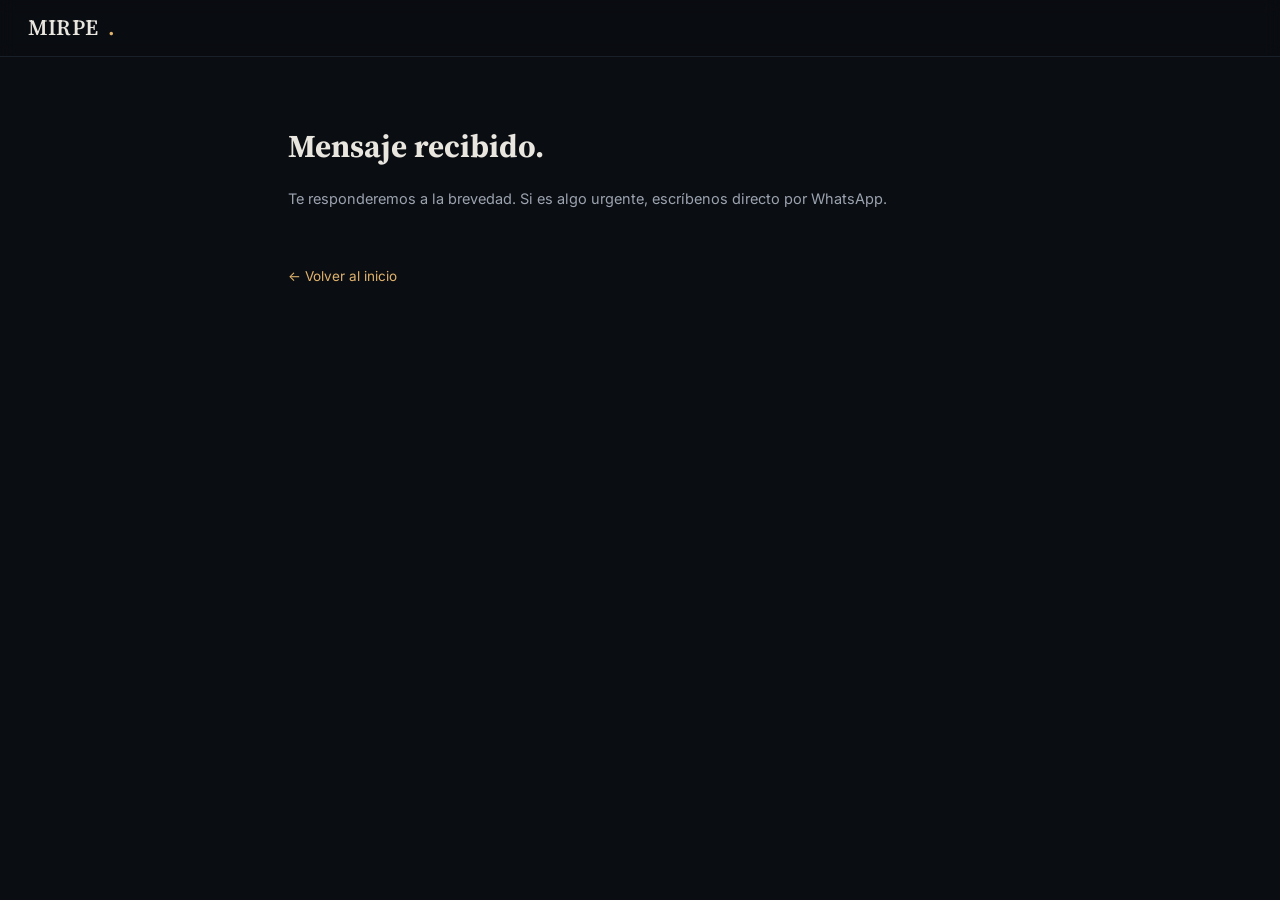
<file: public/gracias.html>
<!DOCTYPE html>
<html lang="es">
<head>
<meta charset="UTF-8">
<meta name="viewport" content="width=device-width, initial-scale=1.0">
<title>Gracias — MIRPE</title>
<link rel="preconnect" href="https://fonts.googleapis.com">
<link rel="preconnect" href="https://fonts.gstatic.com" crossorigin>
<link href="https://fonts.googleapis.com/css2?family=Source+Serif+4:opsz,wght@8..60,600;8..60,700&family=Inter:wght@400;500;600&display=swap" rel="stylesheet">
<link rel="stylesheet" href="style.css">
</head>
<body>
<header class="site-header">
  <div class="container">
    <a href="index.html" class="brand">MIRPE<span>.</span></a>
  </div>
</header>

<main class="legal-page">
  <div class="container">
    <h1>Mensaje recibido.</h1>
    <p>Te responderemos a la brevedad. Si es algo urgente, escríbenos directo por WhatsApp.</p>
    <a href="index.html" class="back-link">← Volver al inicio</a>
  </div>
</main>
</body>
</html>
</file>
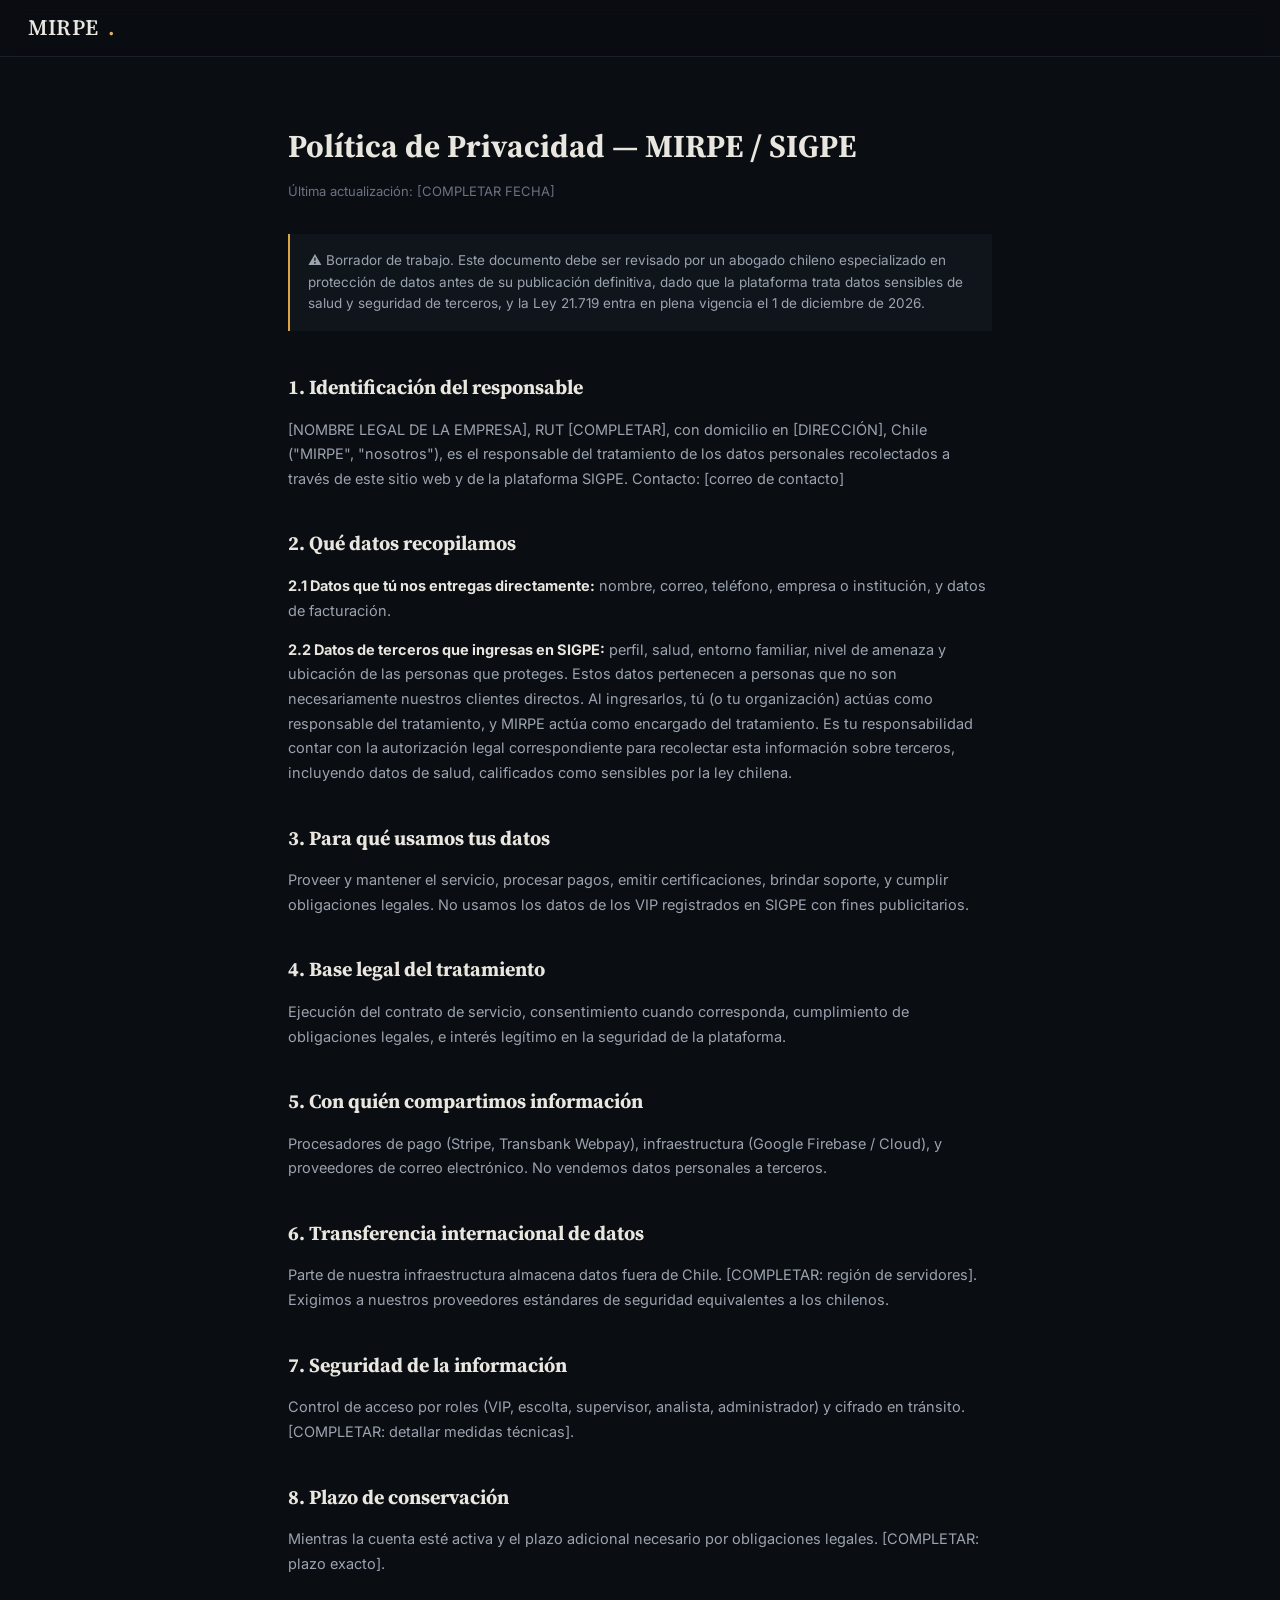
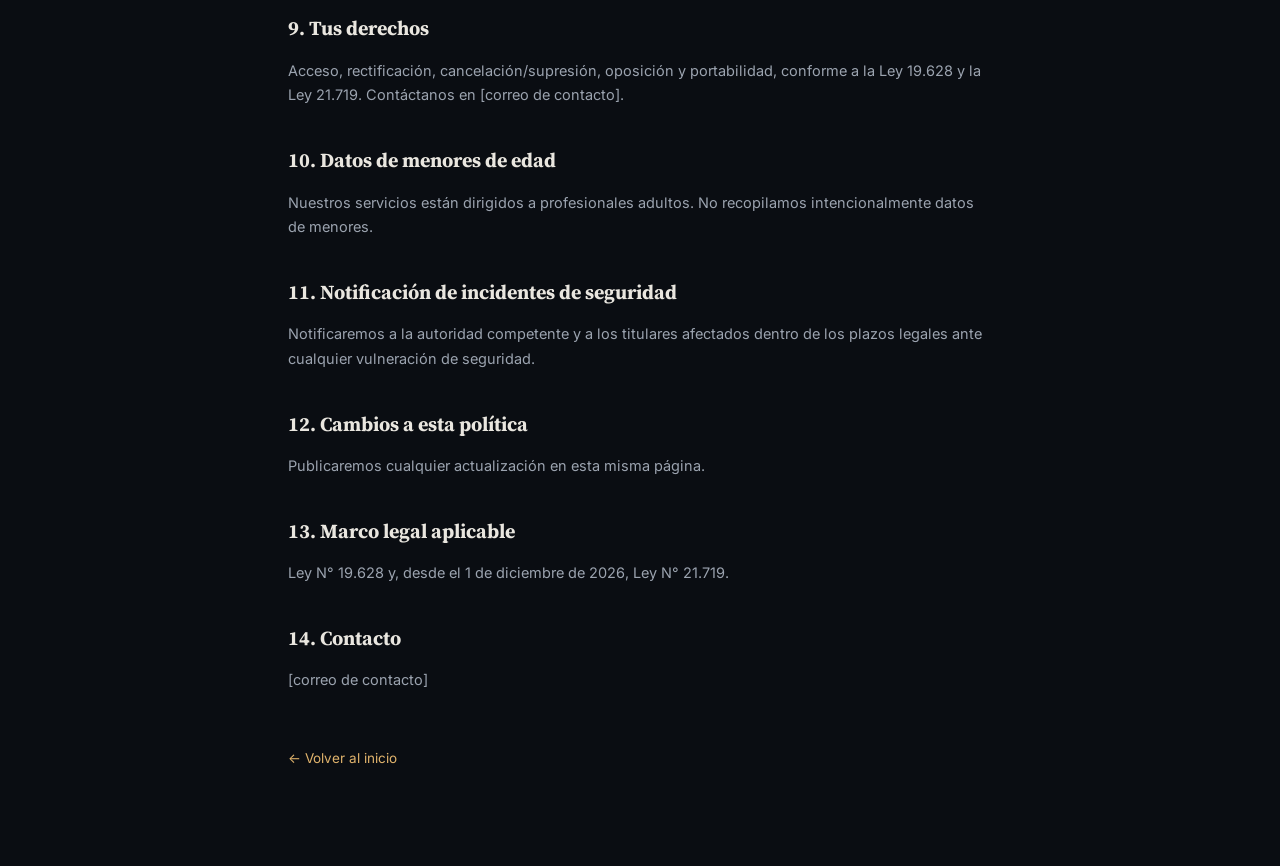
<file: public/privacidad.html>
<!DOCTYPE html>
<html lang="es">
<head>
<meta charset="UTF-8">
<meta name="viewport" content="width=device-width, initial-scale=1.0">
<title>Política de privacidad — MIRPE</title>
<link rel="preconnect" href="https://fonts.googleapis.com">
<link rel="preconnect" href="https://fonts.gstatic.com" crossorigin>
<link href="https://fonts.googleapis.com/css2?family=Source+Serif+4:opsz,wght@8..60,500;8..60,600;8..60,700&family=Inter:wght@400;500;600;700&display=swap" rel="stylesheet">
<link rel="stylesheet" href="style.css">
</head>
<body>
<header class="site-header">
  <div class="container">
    <a href="index.html" class="brand">MIRPE<span>.</span></a>
  </div>
</header>

<main class="legal-page">
  <div class="container">
    <h1>Política de Privacidad — MIRPE / SIGPE</h1>
    <p class="updated">Última actualización: [COMPLETAR FECHA]</p>

    <div class="draft-notice">
      ⚠️ Borrador de trabajo. Este documento debe ser revisado por un abogado chileno especializado en protección de datos antes de su publicación definitiva, dado que la plataforma trata datos sensibles de salud y seguridad de terceros, y la Ley 21.719 entra en plena vigencia el 1 de diciembre de 2026.
    </div>

    <h2>1. Identificación del responsable</h2>
    <p>[NOMBRE LEGAL DE LA EMPRESA], RUT [COMPLETAR], con domicilio en [DIRECCIÓN], Chile ("MIRPE", "nosotros"), es el responsable del tratamiento de los datos personales recolectados a través de este sitio web y de la plataforma SIGPE. Contacto: [correo de contacto]</p>

    <h2>2. Qué datos recopilamos</h2>
    <p><strong>2.1 Datos que tú nos entregas directamente:</strong> nombre, correo, teléfono, empresa o institución, y datos de facturación.</p>
    <p><strong>2.2 Datos de terceros que ingresas en SIGPE:</strong> perfil, salud, entorno familiar, nivel de amenaza y ubicación de las personas que proteges. Estos datos pertenecen a personas que no son necesariamente nuestros clientes directos. Al ingresarlos, tú (o tu organización) actúas como responsable del tratamiento, y MIRPE actúa como encargado del tratamiento. Es tu responsabilidad contar con la autorización legal correspondiente para recolectar esta información sobre terceros, incluyendo datos de salud, calificados como sensibles por la ley chilena.</p>

    <h2>3. Para qué usamos tus datos</h2>
    <p>Proveer y mantener el servicio, procesar pagos, emitir certificaciones, brindar soporte, y cumplir obligaciones legales. No usamos los datos de los VIP registrados en SIGPE con fines publicitarios.</p>

    <h2>4. Base legal del tratamiento</h2>
    <p>Ejecución del contrato de servicio, consentimiento cuando corresponda, cumplimiento de obligaciones legales, e interés legítimo en la seguridad de la plataforma.</p>

    <h2>5. Con quién compartimos información</h2>
    <p>Procesadores de pago (Stripe, Transbank Webpay), infraestructura (Google Firebase / Cloud), y proveedores de correo electrónico. No vendemos datos personales a terceros.</p>

    <h2>6. Transferencia internacional de datos</h2>
    <p>Parte de nuestra infraestructura almacena datos fuera de Chile. [COMPLETAR: región de servidores]. Exigimos a nuestros proveedores estándares de seguridad equivalentes a los chilenos.</p>

    <h2>7. Seguridad de la información</h2>
    <p>Control de acceso por roles (VIP, escolta, supervisor, analista, administrador) y cifrado en tránsito. [COMPLETAR: detallar medidas técnicas].</p>

    <h2>8. Plazo de conservación</h2>
    <p>Mientras la cuenta esté activa y el plazo adicional necesario por obligaciones legales. [COMPLETAR: plazo exacto].</p>

    <h2>9. Tus derechos</h2>
    <p>Acceso, rectificación, cancelación/supresión, oposición y portabilidad, conforme a la Ley 19.628 y la Ley 21.719. Contáctanos en [correo de contacto].</p>

    <h2>10. Datos de menores de edad</h2>
    <p>Nuestros servicios están dirigidos a profesionales adultos. No recopilamos intencionalmente datos de menores.</p>

    <h2>11. Notificación de incidentes de seguridad</h2>
    <p>Notificaremos a la autoridad competente y a los titulares afectados dentro de los plazos legales ante cualquier vulneración de seguridad.</p>

    <h2>12. Cambios a esta política</h2>
    <p>Publicaremos cualquier actualización en esta misma página.</p>

    <h2>13. Marco legal aplicable</h2>
    <p>Ley N° 19.628 y, desde el 1 de diciembre de 2026, Ley N° 21.719.</p>

    <h2>14. Contacto</h2>
    <p>[correo de contacto]</p>

    <a href="index.html" class="back-link">← Volver al inicio</a>
  </div>
</main>
</body>
</html>
</file>
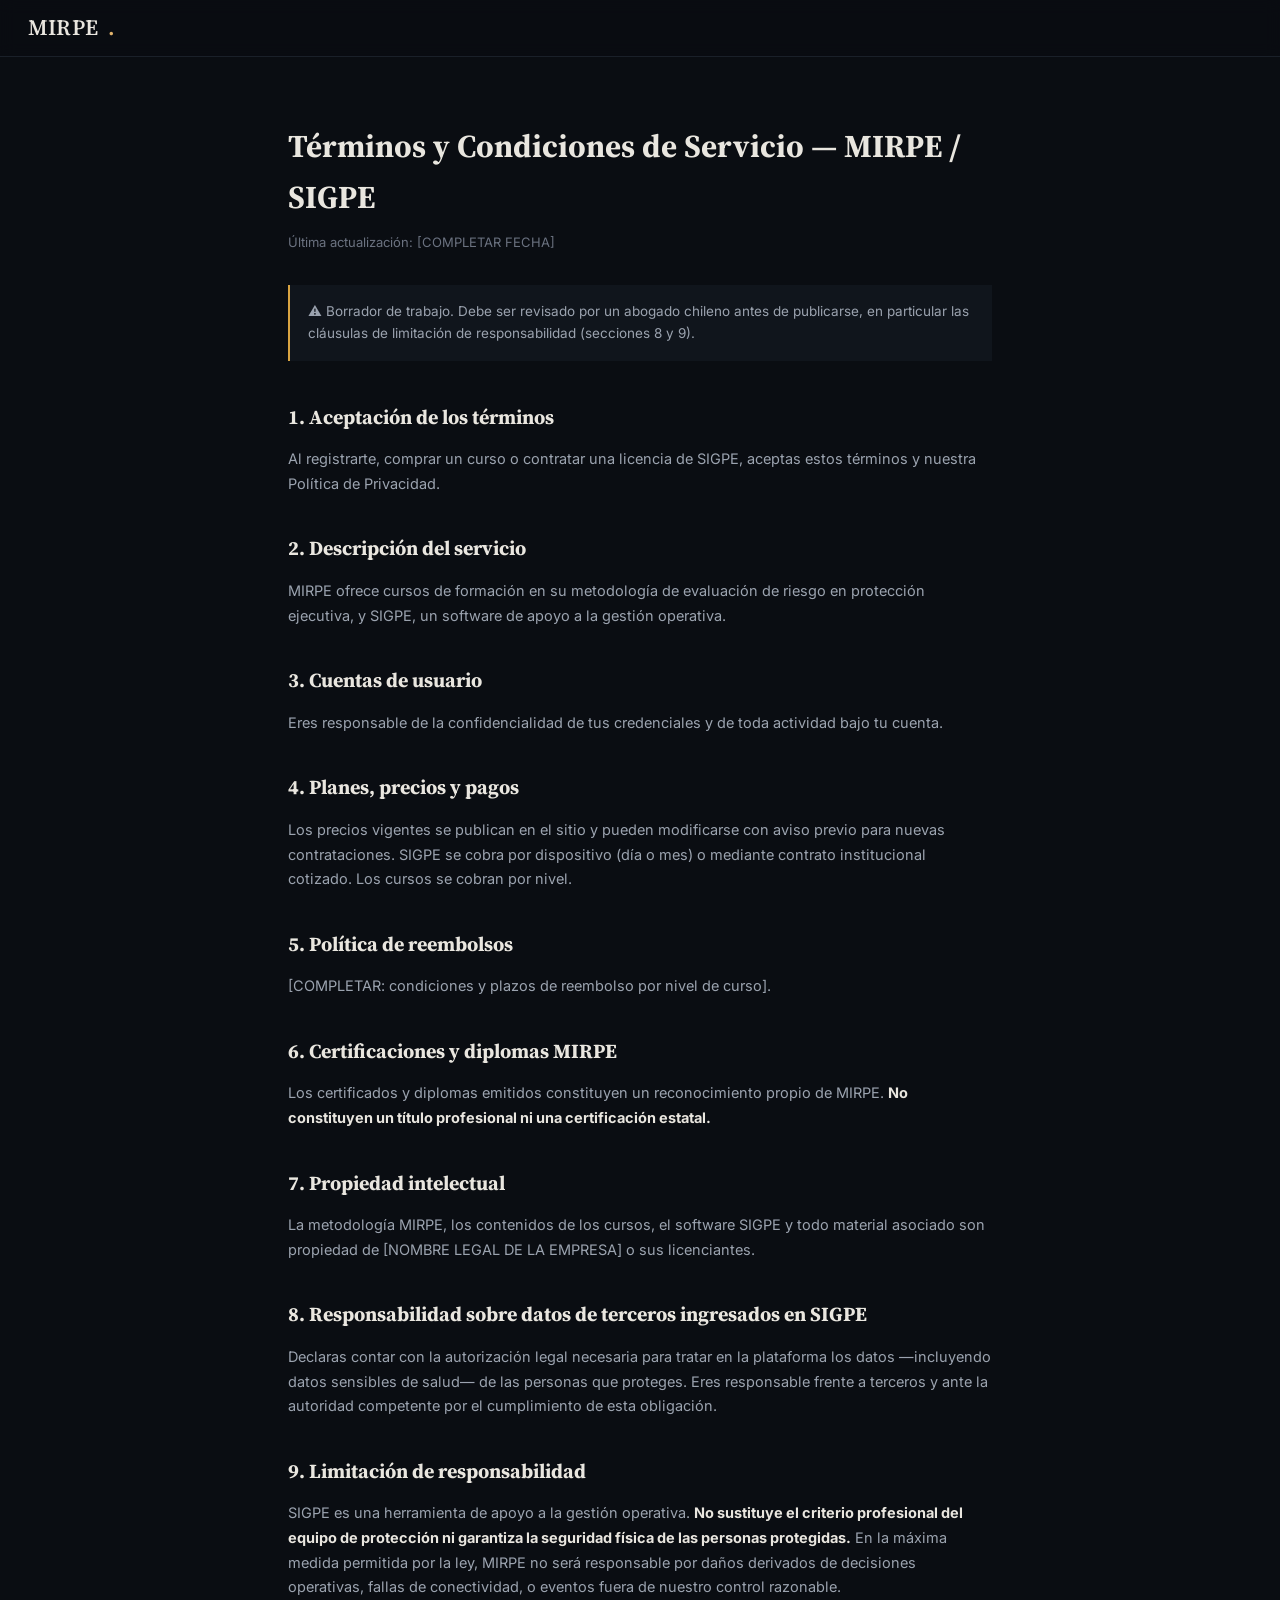
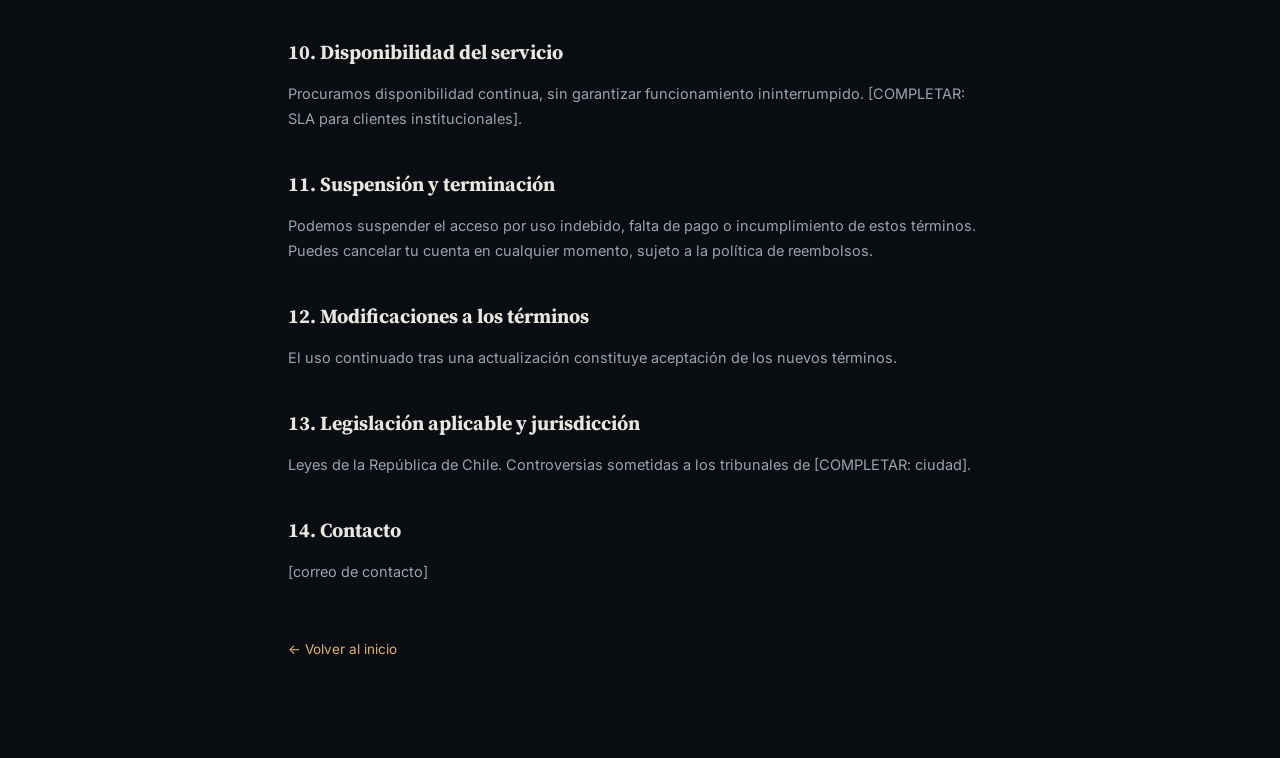
<file: public/terminos.html>
<!DOCTYPE html>
<html lang="es">
<head>
<meta charset="UTF-8">
<meta name="viewport" content="width=device-width, initial-scale=1.0">
<title>Términos de servicio — MIRPE</title>
<link rel="preconnect" href="https://fonts.googleapis.com">
<link rel="preconnect" href="https://fonts.gstatic.com" crossorigin>
<link href="https://fonts.googleapis.com/css2?family=Source+Serif+4:opsz,wght@8..60,500;8..60,600;8..60,700&family=Inter:wght@400;500;600;700&display=swap" rel="stylesheet">
<link rel="stylesheet" href="style.css">
</head>
<body>
<header class="site-header">
  <div class="container">
    <a href="index.html" class="brand">MIRPE<span>.</span></a>
  </div>
</header>

<main class="legal-page">
  <div class="container">
    <h1>Términos y Condiciones de Servicio — MIRPE / SIGPE</h1>
    <p class="updated">Última actualización: [COMPLETAR FECHA]</p>

    <div class="draft-notice">
      ⚠️ Borrador de trabajo. Debe ser revisado por un abogado chileno antes de publicarse, en particular las cláusulas de limitación de responsabilidad (secciones 8 y 9).
    </div>

    <h2>1. Aceptación de los términos</h2>
    <p>Al registrarte, comprar un curso o contratar una licencia de SIGPE, aceptas estos términos y nuestra Política de Privacidad.</p>

    <h2>2. Descripción del servicio</h2>
    <p>MIRPE ofrece cursos de formación en su metodología de evaluación de riesgo en protección ejecutiva, y SIGPE, un software de apoyo a la gestión operativa.</p>

    <h2>3. Cuentas de usuario</h2>
    <p>Eres responsable de la confidencialidad de tus credenciales y de toda actividad bajo tu cuenta.</p>

    <h2>4. Planes, precios y pagos</h2>
    <p>Los precios vigentes se publican en el sitio y pueden modificarse con aviso previo para nuevas contrataciones. SIGPE se cobra por dispositivo (día o mes) o mediante contrato institucional cotizado. Los cursos se cobran por nivel.</p>

    <h2>5. Política de reembolsos</h2>
    <p>[COMPLETAR: condiciones y plazos de reembolso por nivel de curso].</p>

    <h2>6. Certificaciones y diplomas MIRPE</h2>
    <p>Los certificados y diplomas emitidos constituyen un reconocimiento propio de MIRPE. <strong>No constituyen un título profesional ni una certificación estatal.</strong></p>

    <h2>7. Propiedad intelectual</h2>
    <p>La metodología MIRPE, los contenidos de los cursos, el software SIGPE y todo material asociado son propiedad de [NOMBRE LEGAL DE LA EMPRESA] o sus licenciantes.</p>

    <h2>8. Responsabilidad sobre datos de terceros ingresados en SIGPE</h2>
    <p>Declaras contar con la autorización legal necesaria para tratar en la plataforma los datos —incluyendo datos sensibles de salud— de las personas que proteges. Eres responsable frente a terceros y ante la autoridad competente por el cumplimiento de esta obligación.</p>

    <h2>9. Limitación de responsabilidad</h2>
    <p>SIGPE es una herramienta de apoyo a la gestión operativa. <strong>No sustituye el criterio profesional del equipo de protección ni garantiza la seguridad física de las personas protegidas.</strong> En la máxima medida permitida por la ley, MIRPE no será responsable por daños derivados de decisiones operativas, fallas de conectividad, o eventos fuera de nuestro control razonable.</p>

    <h2>10. Disponibilidad del servicio</h2>
    <p>Procuramos disponibilidad continua, sin garantizar funcionamiento ininterrumpido. [COMPLETAR: SLA para clientes institucionales].</p>

    <h2>11. Suspensión y terminación</h2>
    <p>Podemos suspender el acceso por uso indebido, falta de pago o incumplimiento de estos términos. Puedes cancelar tu cuenta en cualquier momento, sujeto a la política de reembolsos.</p>

    <h2>12. Modificaciones a los términos</h2>
    <p>El uso continuado tras una actualización constituye aceptación de los nuevos términos.</p>

    <h2>13. Legislación aplicable y jurisdicción</h2>
    <p>Leyes de la República de Chile. Controversias sometidas a los tribunales de [COMPLETAR: ciudad].</p>

    <h2>14. Contacto</h2>
    <p>[correo de contacto]</p>

    <a href="index.html" class="back-link">← Volver al inicio</a>
  </div>
</main>
</body>
</html>
</file>
<file: public/style.css>
/* ============================================================
   MIRPE / SIGPE — Sistema de diseño
   Fondo casi negro azulado, acento bronce, dualidad tipográfica:
   serif institucional (MIRPE) + sans técnico (SIGPE).
   ============================================================ */

:root {
  --bg: #0A0D12;
  --surface: #10151C;
  --surface-2: #161C25;
  --border: #232B36;
  --border-soft: #1A2029;
  --text: #E9E6DF;
  --text-muted: #9BA3AF;
  --text-dim: #6B7280;
  --accent: #C79A56;
  --accent-strong: #E0B36C;
  --risk-low: #4CAF7D;
  --risk-mid: #D9A441;
  --risk-high: #C25450;

  --serif: 'Source Serif 4', Georgia, 'Times New Roman', serif;
  --sans: 'Inter', -apple-system, BlinkMacSystemFont, 'Segoe UI', sans-serif;

  --container: 1320px;
  --radius: 3px;
}

* { box-sizing: border-box; }

html { scroll-behavior: smooth; }

body {
  margin: 0;
  background: var(--bg);
  color: var(--text);
  font-family: var(--sans);
  font-size: 16px;
  line-height: 1.6;
  -webkit-font-smoothing: antialiased;
}

@media (prefers-reduced-motion: reduce) {
  html { scroll-behavior: auto; }
  * { animation-duration: 0.01ms !important; transition-duration: 0.01ms !important; }
}

img, svg { max-width: 100%; display: block; }

a { color: inherit; }

.container {
  max-width: var(--container);
  margin: 0 auto;
  padding: 0 28px;
}

.visually-hidden {
  position: absolute;
  width: 1px; height: 1px;
  overflow: hidden;
  clip: rect(0 0 0 0);
}

/* ---------- Encabezado global ---------- */

.site-header {
  position: sticky;
  top: 0;
  z-index: 40;
  background: rgba(10, 13, 18, 0.92);
  backdrop-filter: blur(8px);
  border-bottom: 1px solid var(--border-soft);
}

.site-header .container {
  display: flex;
  align-items: center;
  justify-content: space-between;
  height: 56px;
}

.brand {
  font-family: var(--serif);
  font-size: 22px;
  font-weight: 600;
  letter-spacing: 0.01em;
  text-decoration: none;
  color: var(--text);
  display: flex;
  align-items: center;
  gap: 10px;
}

.brand-logo {
  height: 28px;
  width: auto;
  display: block;
}

.brand span {
  color: var(--accent-strong);
}

.brand-sub {
  display: block;
  font-family: var(--sans);
  font-size: 11px;
  font-weight: 500;
  color: var(--text-dim);
  letter-spacing: 0.06em;
  margin-top: 1px;
}

.main-nav {
  display: flex;
  gap: 28px;
}

.main-nav a {
  font-size: 14px;
  color: var(--text-muted);
  text-decoration: none;
  transition: color 0.15s ease;
}

.main-nav a:hover, .main-nav a:focus-visible {
  color: var(--text);
}

.nav-toggle {
  display: none;
  background: none;
  border: 1px solid var(--border);
  color: var(--text);
  border-radius: var(--radius);
  width: 40px; height: 40px;
  cursor: pointer;
}

/* ---------- Botones ---------- */

.btn {
  display: inline-flex;
  align-items: center;
  justify-content: center;
  gap: 8px;
  padding: 13px 24px;
  border-radius: var(--radius);
  font-family: var(--sans);
  font-size: 15px;
  font-weight: 600;
  text-decoration: none;
  border: 1px solid transparent;
  cursor: pointer;
  transition: transform 0.12s ease, background 0.15s ease, border-color 0.15s ease;
}

.btn:active { transform: translateY(1px); }

.btn-primary {
  background: var(--accent-strong);
  color: #14100A;
}
.btn-primary:hover { background: #ECC17E; }

.btn-secondary {
  background: transparent;
  color: var(--text);
  border-color: var(--border);
}
.btn-secondary:hover { border-color: var(--accent); color: var(--accent-strong); }

.btn-ghost {
  background: transparent;
  color: var(--text-muted);
  padding: 13px 4px;
}
.btn-ghost:hover { color: var(--text); }

/* ---------- Hero ---------- */

.hero {
  padding: 36px 0 48px;
  border-bottom: 1px solid var(--border-soft);
}

.hero .container {
  display: block;
}

.eyebrow {
  font-family: var(--sans);
  font-size: 13px;
  color: var(--accent);
  font-weight: 600;
  margin: 0 0 18px;
}

.hero h1 {
  font-family: var(--serif);
  font-size: 40px;
  line-height: 1.18;
  font-weight: 600;
  margin: 0 0 16px;
}

.hero-sub {
  font-size: 17px;
  color: var(--text-muted);
  margin: 0 0 16px;
}

.hero-highlight {
  border-left: 2px solid var(--accent);
  padding-left: 16px;
  margin: 0 0 24px;
  font-size: 15px;
  color: var(--text);
}

.hero-highlight strong { color: var(--accent-strong); }

.hero-actions {
  display: flex;
  gap: 14px;
  flex-wrap: wrap;
}

/* Gauge visual */

.hero-visual {
  display: flex;
  justify-content: center;
}

.gauge-card {
  background: var(--surface);
  border: 1px solid var(--border);
  border-radius: var(--radius);
  padding: 28px;
  width: 100%;
  max-width: 340px;
}

.gauge-card-label {
  font-size: 13px;
  color: var(--text-muted);
  margin: 0 0 18px;
}

.gauge-ring {
  position: relative;
  width: 100%;
  aspect-ratio: 1;
  display: flex;
  align-items: center;
  justify-content: center;
}

.gauge-ring svg { width: 100%; height: 100%; }

.gauge-track {
  fill: none;
  stroke: var(--border);
  stroke-width: 10;
}

.gauge-value {
  fill: none;
  stroke: var(--accent-strong);
  stroke-width: 10;
  stroke-linecap: round;
  stroke-dasharray: 251;
  stroke-dashoffset: 251;
  transition: stroke-dashoffset 1.4s cubic-bezier(0.16, 1, 0.3, 1);
}

.gauge-ring.animate .gauge-value {
  stroke-dashoffset: 68;
}

.gauge-center {
  position: absolute;
  text-align: center;
}

.gauge-center .num {
  font-family: var(--serif);
  font-size: 34px;
  font-weight: 600;
  display: block;
}

.gauge-center .lbl {
  font-size: 12px;
  color: var(--text-dim);
}

.gauge-legend {
  display: flex;
  justify-content: space-between;
  margin-top: 18px;
  font-size: 12px;
  color: var(--text-dim);
}

.gauge-legend span::before {
  content: '';
  display: inline-block;
  width: 7px; height: 7px;
  border-radius: 50%;
  margin-right: 6px;
}
.gauge-legend .low::before { background: var(--risk-low); }
.gauge-legend .mid::before { background: var(--risk-mid); }
.gauge-legend .high::before { background: var(--risk-high); }

/* ---------- Secciones generales ---------- */

section {
  padding: 88px 0;
  border-bottom: 1px solid var(--border-soft);
}

.section-head {
  max-width: 62ch;
  margin: 0 0 48px;
}

.section-head .eyebrow { margin-bottom: 14px; }

section:not(#audiencia) .section-head { max-width: none; }

.section-head h2 {
  font-family: var(--serif);
  font-size: 32px;
  font-weight: 600;
  margin: 0 0 16px;
  line-height: 1.25;
}

.section-head p {
  color: var(--text-muted);
  font-size: 16px;
  margin: 0;
}

/* ---------- Selector de audiencia ---------- */

.audience-tabs {
  display: flex;
  gap: 4px;
  border-bottom: 1px solid var(--border);
  margin-bottom: 40px;
  flex-wrap: wrap;
}

.audience-tab {
  background: none;
  border: none;
  color: var(--text-muted);
  font-family: var(--sans);
  font-size: 15px;
  font-weight: 500;
  padding: 14px 6px;
  margin-right: 32px;
  cursor: pointer;
  position: relative;
  border-bottom: 2px solid transparent;
}

.audience-tab:hover { color: var(--text); }

.audience-tab[aria-selected="true"] {
  color: var(--text);
  border-bottom-color: var(--accent-strong);
}

.audience-panel { display: none; }
.audience-panel.active { display: block; animation: fade-in 0.25s ease; }

@keyframes fade-in {
  from { opacity: 0; transform: translateY(4px); }
  to { opacity: 1; transform: translateY(0); }
}

.audience-panel h3 {
  font-family: var(--serif);
  font-size: 26px;
  font-weight: 600;
  margin: 0 0 14px;
  max-width: 24ch;
}

.audience-panel p {
  color: var(--text-muted);
  max-width: 60ch;
  margin: 0 0 28px;
}

/* ---------- Bloque MIRPE (metodología) ---------- */

.mirpe-body {
  display: grid;
  grid-template-columns: 1.2fr 0.8fr;
  gap: 56px;
}

.mirpe-body > .lead p {
  color: var(--text-muted);
  margin: 0 0 18px;
  font-size: 16px;
}

.mirpe-body > .lead p:last-child { margin-bottom: 0; }

.area-list {
  list-style: none;
  margin: 0; padding: 0;
  border-top: 1px solid var(--border-soft);
}

.area-list li {
  padding: 13px 0;
  border-bottom: 1px solid var(--border-soft);
  font-size: 14.5px;
  color: var(--text);
  display: flex;
  align-items: baseline;
  gap: 12px;
}

.area-list li::before {
  content: '';
  width: 5px; height: 5px;
  border-radius: 50%;
  background: var(--accent);
  flex-shrink: 0;
}

.authority-note {
  margin-top: 24px;
  padding: 16px 18px;
  background: var(--surface);
  border: 1px dashed var(--border);
  border-radius: var(--radius);
  font-size: 13px;
  color: var(--text-dim);
}

/* ---------- Módulos SIGPE ---------- */

.module-grid {
  display: grid;
  grid-template-columns: repeat(3, 1fr);
  gap: 1px;
  background: var(--border-soft);
  border: 1px solid var(--border-soft);
  margin-bottom: 56px;
}

.module-card {
  background: var(--surface);
  padding: 24px;
}

.module-card .code {
  font-family: var(--serif);
  font-size: 13px;
  color: var(--accent);
  margin: 0 0 10px;
}

.module-card h4 {
  font-size: 15.5px;
  font-weight: 600;
  margin: 0 0 8px;
}

.module-card p {
  font-size: 13.5px;
  color: var(--text-muted);
  margin: 0;
}

/* ---------- Demo escalonada ---------- */

.demo-block {
  background: var(--surface);
  border: 1px solid var(--border);
  padding: 40px;
  display: grid;
  grid-template-columns: 1fr 1fr 1fr;
  gap: 32px;
}

.demo-step .step-label {
  font-size: 12px;
  color: var(--accent);
  font-weight: 600;
  margin: 0 0 10px;
}

.demo-step h4 {
  font-size: 16px;
  margin: 0 0 10px;
}

.demo-step p {
  font-size: 13.5px;
  color: var(--text-muted);
  margin: 0 0 16px;
}

.video-frame {
  width: 100%;
  aspect-ratio: 16/9;
  background: var(--surface-2);
  border: 1px solid var(--border);
  border-radius: var(--radius);
  display: flex;
  align-items: center;
  justify-content: center;
  color: var(--text-dim);
  font-size: 13px;
  margin-bottom: 16px;
  text-align: center;
  padding: 12px;
}

/* ---------- Cursos / precios ---------- */

.pricing-track {
  display: grid;
  grid-template-columns: repeat(5, 1fr);
  gap: 1px;
  background: var(--border-soft);
  border: 1px solid var(--border-soft);
  margin: 40px 0 32px;
}

.price-card {
  background: var(--surface);
  padding: 22px 18px;
  text-align: left;
  position: relative;
}

.price-card.is-future { opacity: 0.75; }

.price-card .stage {
  font-size: 12px;
  color: var(--text-dim);
  margin: 0 0 12px;
}

.price-card .amount {
  font-family: var(--serif);
  font-size: 24px;
  margin: 0 0 6px;
}

.price-card .req {
  font-size: 12px;
  color: var(--text-muted);
  margin: 0;
}

.course-includes {
  list-style: none;
  padding: 0; margin: 0 0 36px;
  display: grid;
  grid-template-columns: 1fr 1fr;
  gap: 10px 24px;
}

.course-includes li {
  font-size: 14.5px;
  color: var(--text-muted);
  padding-left: 18px;
  position: relative;
}

.course-includes li::before {
  content: '—';
  position: absolute;
  left: 0;
  color: var(--accent);
}

.modalities {
  display: grid;
  grid-template-columns: 1fr 1fr;
  gap: 24px;
  margin-bottom: 36px;
}

.modality-card {
  border-left: 2px solid var(--border);
  padding-left: 18px;
}

.modality-card.is-team { border-left-color: var(--accent); }

.modality-card h4 { margin: 0 0 8px; font-size: 15px; }
.modality-card p { margin: 0; font-size: 13.5px; color: var(--text-muted); }

/* ---------- FAQ ---------- */

.faq-groups {
  display: flex;
  gap: 4px;
  margin-bottom: 32px;
  flex-wrap: wrap;
}

.faq-group-tab {
  background: none;
  border: 1px solid var(--border);
  color: var(--text-muted);
  padding: 9px 16px;
  font-size: 13.5px;
  border-radius: 999px;
  cursor: pointer;
  margin-right: 8px;
}

.faq-group-tab[aria-selected="true"] {
  border-color: var(--accent);
  color: var(--accent-strong);
}

.faq-list { display: none; }
.faq-list.active { display: block; }

.faq-item {
  border-bottom: 1px solid var(--border-soft);
}

.faq-question {
  width: 100%;
  text-align: left;
  background: none;
  border: none;
  color: var(--text);
  font-family: var(--sans);
  font-size: 15.5px;
  font-weight: 500;
  padding: 20px 0;
  cursor: pointer;
  display: flex;
  justify-content: space-between;
  align-items: center;
  gap: 16px;
}

.faq-question .icon {
  flex-shrink: 0;
  color: var(--accent);
  font-size: 18px;
  transition: transform 0.2s ease;
}

.faq-item[data-open="true"] .icon { transform: rotate(45deg); }

.faq-answer {
  max-height: 0;
  overflow: hidden;
  transition: max-height 0.25s ease;
  font-size: 14.5px;
  color: var(--text-muted);
}

.faq-answer p { margin: 0 0 20px; }

.faq-pending {
  display: inline-block;
  margin-top: 6px;
  font-size: 12px;
  color: var(--risk-mid);
  border: 1px solid var(--risk-mid);
  padding: 2px 8px;
  border-radius: 999px;
}

/* ---------- Contacto ---------- */

.contact-grid {
  display: grid;
  grid-template-columns: 1fr 1fr 1fr;
  gap: 40px;
  align-items: start;
}

.contact-form {
  display: grid;
  gap: 16px;
}

.field label {
  display: block;
  font-size: 13px;
  color: var(--text-muted);
  margin-bottom: 6px;
}

.field input, .field select, .field textarea {
  width: 100%;
  background: var(--surface);
  border: 1px solid var(--border);
  border-radius: var(--radius);
  color: var(--text);
  padding: 12px 14px;
  font-family: var(--sans);
  font-size: 14.5px;
}

.field textarea { resize: vertical; min-height: 110px; }

.field input:focus, .field select:focus, .field textarea:focus {
  outline: 2px solid var(--accent);
  outline-offset: 1px;
}

.form-status {
  font-size: 13.5px;
  min-height: 20px;
}
.form-status.ok { color: var(--risk-low); }
.form-status.err { color: var(--risk-high); }

.contact-channels {
  display: grid;
  gap: 20px;
  align-content: start;
}

.channel-card {
  border: 1px solid var(--border);
  padding: 20px;
  border-radius: var(--radius);
  display: flex;
  align-items: flex-start;
  gap: 14px;
}

.channel-card h4 { margin: 0 0 4px; font-size: 15px; }
.channel-card p { margin: 0; font-size: 13.5px; color: var(--text-muted); }
.channel-card a { color: var(--accent-strong); text-decoration: none; font-size: 13.5px; }

/* WhatsApp flotante */

.whatsapp-float {
  position: fixed;
  bottom: 24px;
  right: 24px;
  z-index: 50;
  width: 56px; height: 56px;
  border-radius: 50%;
  background: #25D366;
  display: flex;
  align-items: center;
  justify-content: center;
  box-shadow: 0 6px 20px rgba(0,0,0,0.4);
  text-decoration: none;
}

.whatsapp-float svg { width: 28px; height: 28px; }

/* ---------- Footer ---------- */

footer {
  padding: 48px 0 32px;
  border-bottom: none;
}

.footer-top {
  display: flex;
  justify-content: space-between;
  align-items: flex-start;
  flex-wrap: wrap;
  gap: 24px;
  margin-bottom: 32px;
}

.footer-links {
  display: flex;
  gap: 20px;
  flex-wrap: wrap;
}

.footer-links a {
  font-size: 13.5px;
  color: var(--text-muted);
  text-decoration: none;
}
.footer-links a:hover { color: var(--text); }

.social-links {
  display: flex;
  gap: 14px;
}

.social-links a {
  width: 36px; height: 36px;
  border: 1px solid var(--border);
  border-radius: 50%;
  display: flex;
  align-items: center;
  justify-content: center;
  color: var(--text-muted);
  text-decoration: none;
}
.social-links a:hover { color: var(--accent-strong); border-color: var(--accent); }

.footer-legal {
  font-size: 12.5px;
  color: var(--text-dim);
  border-top: 1px solid var(--border-soft);
  padding-top: 20px;
}

/* ---------- Páginas legales ---------- */

.legal-page {
  padding: 64px 0 96px;
}

.legal-page .container {
  max-width: 760px;
}

.legal-page h1 {
  font-family: var(--serif);
  font-size: 32px;
  margin: 0 0 8px;
}

.legal-page .updated {
  color: var(--text-dim);
  font-size: 13px;
  margin: 0 0 32px;
}

.legal-page .draft-notice {
  background: var(--surface);
  border-left: 2px solid var(--risk-mid);
  padding: 16px 18px;
  font-size: 13.5px;
  color: var(--text-muted);
  margin-bottom: 40px;
}

.legal-page h2 {
  font-family: var(--serif);
  font-size: 20px;
  margin: 36px 0 12px;
}

.legal-page p, .legal-page li {
  font-size: 14.5px;
  color: var(--text-muted);
  line-height: 1.7;
}

.legal-page strong { color: var(--text); }

.legal-page .back-link {
  display: inline-block;
  margin-top: 40px;
  font-size: 13.5px;
  color: var(--accent-strong);
  text-decoration: none;
}

/* ---------- Placeholders de fotos ---------- */

.photo-grid {
  display: grid;
  grid-template-columns: repeat(3, 1fr);
  gap: 20px;
  margin: 32px 0;
}

.photo-slot {
  aspect-ratio: 1 / 1;
  background: var(--surface);
  border: 1px dashed var(--border);
  border-radius: var(--radius);
  display: flex;
  align-items: center;
  justify-content: center;
  text-align: center;
  padding: 16px;
  font-size: 13px;
  color: var(--text-dim);
}

/* ---------- Módulos SIGPE en texto ---------- */

.module-text {
  padding: 16px 0;
  border-bottom: 1px solid var(--border-soft);
}

.module-text:first-of-type { border-top: 1px solid var(--border-soft); }

.module-text strong {
  color: var(--accent-strong);
  font-family: var(--serif);
  font-size: 15.5px;
}

.module-text span {
  color: var(--text-muted);
  font-size: 15px;
}

/* ---------- Quiénes somos ---------- */

.team-grid {
  display: grid;
  grid-template-columns: repeat(3, 1fr);
  gap: 24px;
  margin-top: 40px;
}

.team-member .photo-slot { margin-bottom: 14px; aspect-ratio: 1; }
.team-member h4 { margin: 0 0 2px; font-size: 15px; }
.team-member p { margin: 0; font-size: 13px; color: var(--text-dim); }

/* ---------- Blog ---------- */

.blog-grid {
  display: grid;
  grid-template-columns: repeat(3, 1fr);
  gap: 1px;
  background: var(--border-soft);
  border: 1px solid var(--border-soft);
  margin-bottom: 48px;
}

.blog-card { background: var(--surface); padding: 22px; }
.blog-card .photo-slot { margin-bottom: 14px; }
.blog-card h4 { font-size: 15px; margin: 0 0 6px; }
.blog-card p { font-size: 13px; color: var(--text-dim); margin: 0; }

.blog-submit {
  border-top: 1px solid var(--border-soft);
  padding-top: 40px;
}

.blog-submit h3 { font-family: var(--serif); font-size: 22px; margin: 0 0 8px; }
.blog-submit > p { color: var(--text-muted); max-width: 60ch; margin: 0 0 28px; font-size: 14.5px; }

/* ---------- Visuales tecnológicos generados por código ---------- */

.tech-visual-row {
  display: flex;
  gap: 32px;
  justify-content: center;
  margin: 8px 0 44px;
}

.tech-visual { width: 160px; height: 160px; }
.tech-visual svg { width: 100%; height: 100%; }

.radar-ring { fill: none; stroke: var(--border); stroke-width: 1; }
.radar-crosshair { stroke: var(--border); stroke-width: 1; }

.radar-sweep {
  transform-box: view-box;
  transform-origin: 100px 100px;
  animation: radar-spin 4s linear infinite;
}
@keyframes radar-spin { to { transform: rotate(360deg); } }

.radar-blip {
  fill: var(--accent-strong);
  opacity: 0;
  animation: radar-blip 4s ease-in-out infinite;
}
@keyframes radar-blip {
  0%, 88%, 100% { opacity: 0; }
  4%, 14% { opacity: 1; }
}

.scan-bracket { fill: none; stroke: var(--accent); stroke-width: 2; }

.scan-line {
  stroke: var(--accent-strong);
  stroke-width: 1.5;
  opacity: 0.85;
  animation: scan-move 3s ease-in-out infinite;
}
@keyframes scan-move {
  0%, 100% { transform: translateY(0px); }
  50% { transform: translateY(160px); }
}

@media (prefers-reduced-motion: reduce) {
  .radar-sweep, .scan-line { animation: none; }
}

/* ---------- Opciones de pago (PayPal / Mercado Pago) ---------- */

.payment-options {
  margin-top: 40px;
  border-top: 1px solid var(--border-soft);
  padding-top: 32px;
}

.payment-row {
  display: flex;
  justify-content: space-between;
  align-items: center;
  flex-wrap: wrap;
  gap: 16px;
  padding: 18px 0;
  border-bottom: 1px solid var(--border-soft);
}

.payment-info h4 { margin: 0 0 4px; font-size: 15.5px; }
.payment-info p { margin: 0; font-size: 13.5px; color: var(--text-muted); }

.payment-buttons {
  display: flex;
  align-items: center;
  gap: 14px;
  flex-wrap: wrap;
}

.paypal-slot { min-width: 140px; }

.payment-note {
  margin: 18px 0 0;
  font-size: 12.5px;
  color: var(--text-dim);
}

/* ---------- Sellos de pago y estándares ---------- */

.trust-badges {
  display: flex;
  justify-content: space-between;
  flex-wrap: wrap;
  gap: 32px;
  border-top: 1px solid var(--border-soft);
  padding-top: 24px;
  margin-bottom: 20px;
}

.badge-label {
  font-size: 12px;
  color: var(--text-dim);
  margin: 0 0 10px;
}

.badge-row { display: flex; gap: 12px; flex-wrap: wrap; }

.badge-slot {
  width: 120px;
  height: 40px;
  background: var(--surface);
  border: 1px dashed var(--border);
  border-radius: var(--radius);
  display: flex;
  align-items: center;
  justify-content: center;
  font-size: 11px;
  color: var(--text-dim);
  text-align: center;
  padding: 4px;
}

.standard-chip {
  font-size: 12px;
  color: var(--text-muted);
  border: 1px solid var(--border);
  border-radius: 999px;
  padding: 6px 14px;
}

#quienes-somos .section-head { max-width: none; }

/* ---------- Quiénes somos: foto + texto ---------- */

.quienes-body {
  display: grid;
  grid-template-columns: 0.5fr 1.6fr;
  gap: 40px;
  align-items: start;
  margin-top: 8px;
}

.quienes-photos {
  display: grid;
  gap: 20px;
}

.quienes-body .lead h3 {
  font-family: var(--serif);
  font-size: 19px;
  margin: 28px 0 12px;
}
.quienes-body .lead h3:first-child { margin-top: 0; }

.quienes-body .lead p {
  color: var(--text-muted);
  font-size: 15px;
  margin: 0 0 16px;
}

/* El formulario de "publicar en el blog" ocupa solo la mitad del ancho */
.blog-submit .contact-form { max-width: 50%; }

/* ---------- Columna de visuales del hero (barras + circular, asimétrico) ---------- */

.hero-visuals {
  display: flex;
  flex-direction: column;
  gap: 28px;
}

.risk-gauge-card {
  background-color: #0b0f19;
  padding: 20px;
  border-radius: 12px;
  border: 1px solid #1e293b;
  width: 300px;
  max-width: 100%;
  box-sizing: border-box;
  align-self: flex-start;
}

/* ---------- Imágenes dentro de cuadros 1:1 ---------- */

/* Cualquier <img> dentro de un cuadro de fotos queda 1:1, tenga o no la clase,
   o esté pegada directamente o dentro de un <div class="photo-slot"> */
.photo-grid > img,
.hero-photos > img,
.hero-side > img,
.quienes-photos > img,
.team-member > img,
.blog-card > img,
.contact-grid > img,
img.photo-slot {
  aspect-ratio: 1 / 1;
  width: 100%;
  height: auto;
  object-fit: cover;
  padding: 0;
  border-style: solid;
  display: block;
  border-radius: var(--radius);
}

.photo-slot { overflow: hidden; min-width: 0; }
.photo-slot > img {
  width: 100%;
  height: 100%;
  object-fit: cover;
  display: block;
}
.photo-slot:has(> img) { padding: 0; }

/* Las columnas de las grillas no crecen por el tamaño de una foto */
.photo-grid, .team-grid, .blog-grid { grid-template-columns: repeat(3, minmax(0, 1fr)); }
.quienes-photos, .hero-photos, .hero-side { grid-template-columns: minmax(0, 1fr); }

/* ---------- Hero: fotos 1:1 | gráfico de barras | gráfico circular + foto ---------- */

.hero-media {
  display: grid;
  grid-template-columns: minmax(0, 300px) minmax(0, 1fr) 300px;
  gap: 20px;
  align-items: start;
}

.hero-photos, .hero-side {
  display: grid;
  gap: 20px;
}

.hero-side .risk-gauge-card { width: 100%; }

/* Se conserva el ancho original de lo que no se debía modificar */
#audiencia .container { max-width: 1120px; }
.blog-submit { max-width: 1064px; margin: 0 auto; }

/* ---------- Responsive ---------- */

@media (max-width: 860px) {
  .main-nav { display: none; }
  .nav-toggle { display: block; }

  .hero h1 { font-size: 30px; }
  .hero-media { grid-template-columns: minmax(0, 1fr); }
  .hero-chart { order: -1; }
  .hero-photos { grid-template-columns: minmax(0, 1fr) minmax(0, 1fr); }
  .hero-side { max-width: 340px; margin: 0 auto; width: 100%; }
  .risk-gauge-card { align-self: center; }

  .mirpe-body { grid-template-columns: 1fr; }
  .quienes-body { grid-template-columns: 1fr; }
  .quienes-photos { grid-template-columns: 1fr 1fr; }
  .blog-submit .contact-form { max-width: 100%; }
  .photo-grid { grid-template-columns: 1fr; }
  .team-grid { grid-template-columns: 1fr; }
  .blog-grid { grid-template-columns: 1fr; }
  .module-grid { grid-template-columns: 1fr 1fr; }
  .demo-block { grid-template-columns: 1fr; }
  .pricing-track { grid-template-columns: 1fr 1fr; }
  .course-includes { grid-template-columns: 1fr; }
  .modalities { grid-template-columns: 1fr; }
  .payment-row { flex-direction: column; align-items: flex-start; }
  .contact-grid { grid-template-columns: 1fr; gap: 40px; }
}

@media (max-width: 520px) {
  .module-grid { grid-template-columns: 1fr; }
  .pricing-track { grid-template-columns: 1fr 1fr; }
}
</file>
